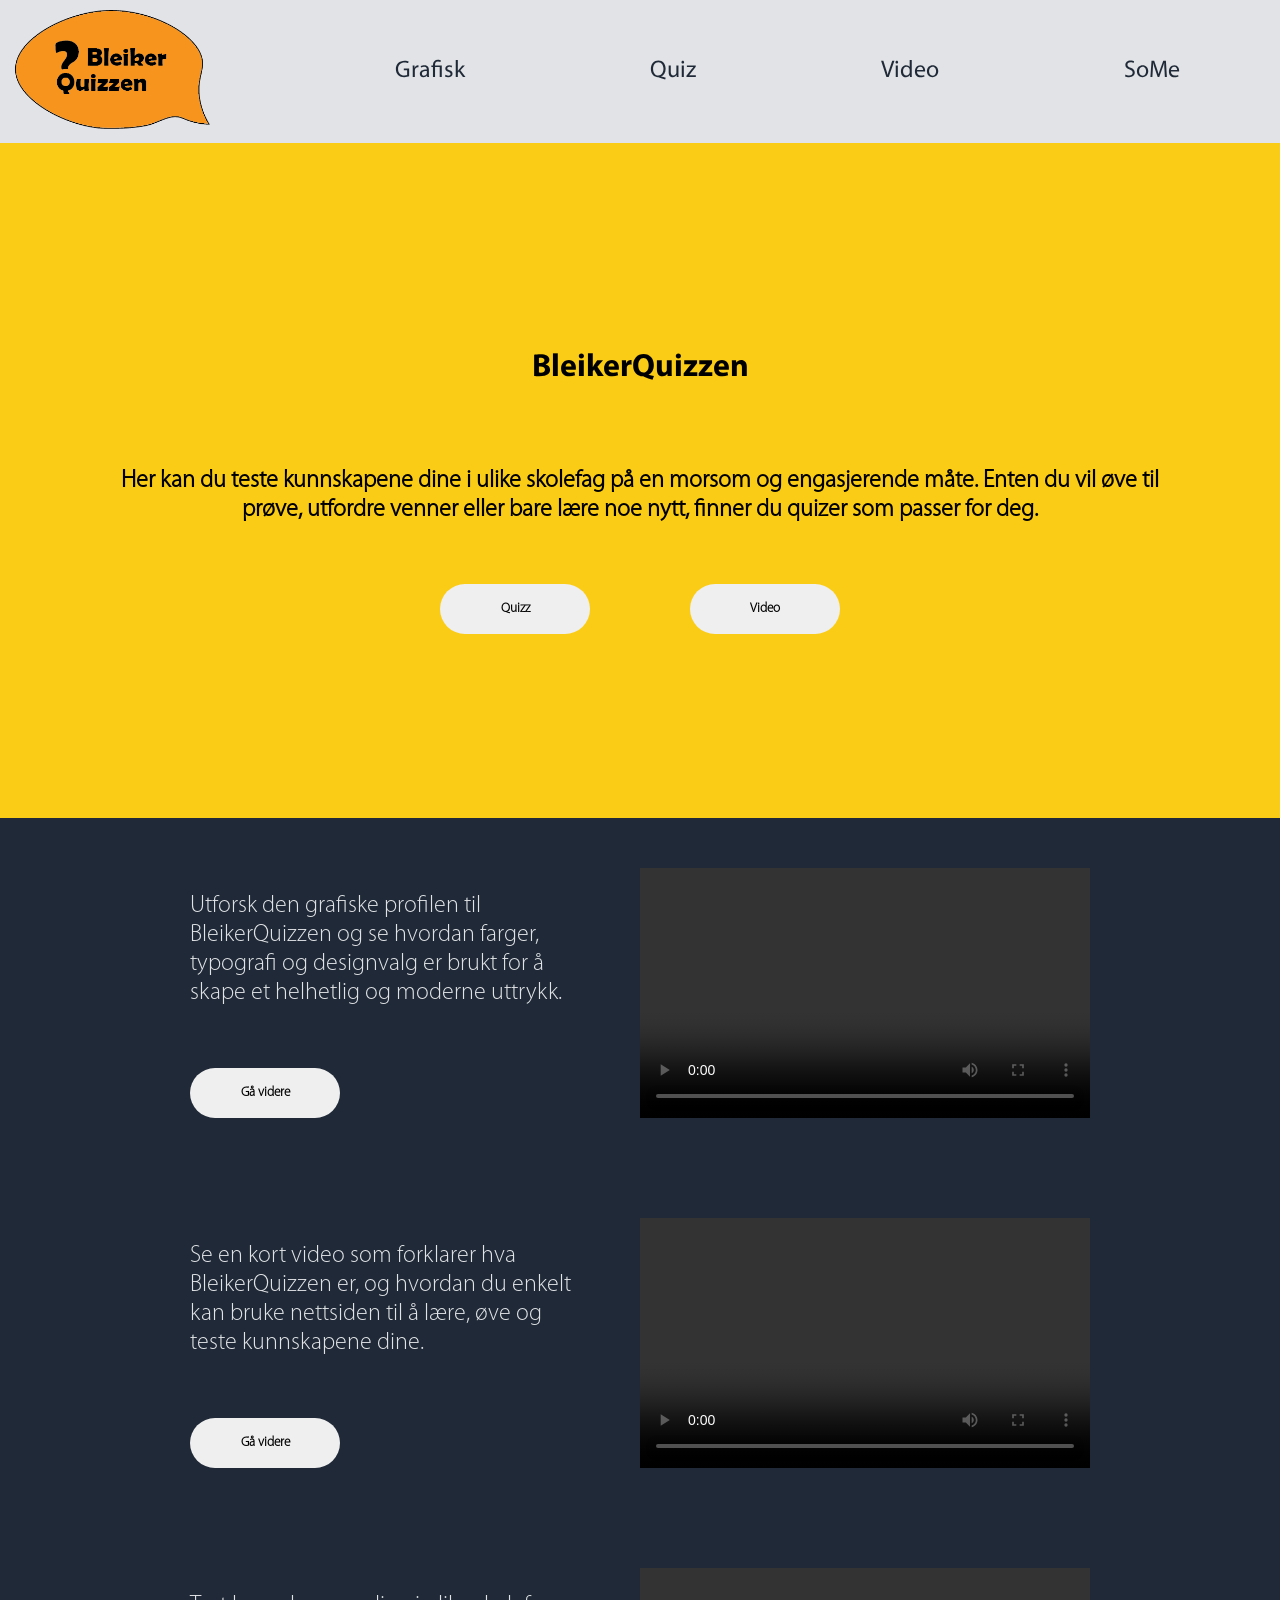
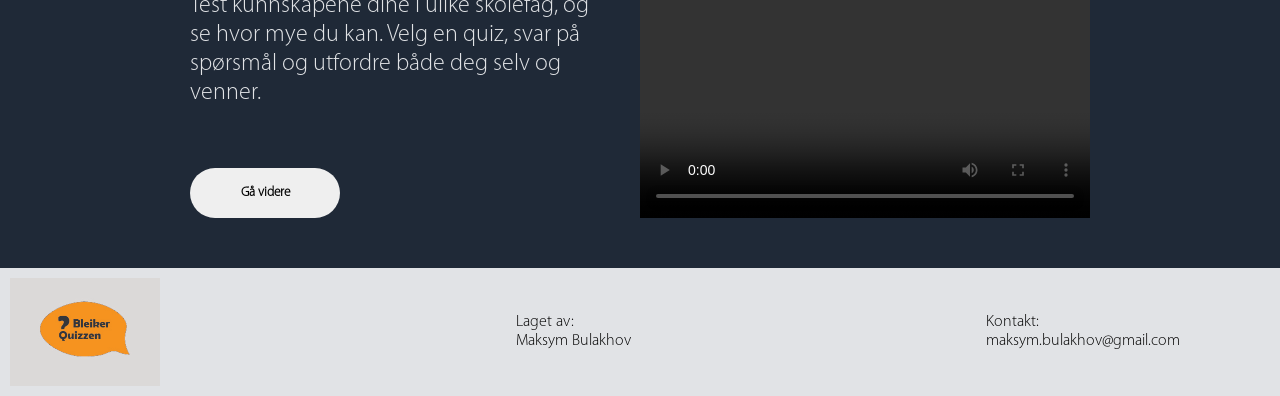
<file: index.html>
<!doctype html>
<html lang="en">
  <head>
    <meta charset="UTF-8" />
    <meta name="viewport" content="width=device-width, initial-scale=1.0" />
    <title>Home</title>
    <link rel="stylesheet" href="./css/main.css" />
    <link rel="shortcut icon" href="./img/Asset 1@4x.png" type="image/x-icon">
  </head>
  <body>
    <div class="nav">
      <a href="./index.html"
        ><img class="logo" src="./img/Asset 1@4x.png" alt=""
      /></a>
      <a href="./html/grafisk.html">
        <p>Grafisk</p>
      </a>
      <a href="./html/quiz.html">
        <p>Quiz</p>
      </a>
      <a href="./html/video.html">
        <p>Video</p>
      </a>
      <a href="./html/some.html">
        <p>SoMe</p>
      </a>
    </div>
    <div class="hero">
      <h1>BleikerQuizzen</h1>
      <p>
        Her kan du teste kunnskapene dine i ulike skolefag på en morsom og
        engasjerende måte. Enten du vil øve til prøve, utfordre venner eller
        bare lære noe nytt, finner du quizer som passer for deg.
      </p>
      <div class="buttons">
        <a href="./html/quiz.html"><button>Quizz</button></a>
        <a href="./html/video.html"><button>Video</button></a>
      </div>
    </div>
    <div class="main-text">
      <div class="content">
        <div class="text-button">
          <p>
            Utforsk den grafiske profilen til BleikerQuizzen og se hvordan
            farger, typografi og designvalg er brukt for å skape et helhetlig og
            moderne uttrykk.
          </p>
          <a href="./html/grafisk.html"><button>Gå videre</button></a>
        </div>
        <video width="600" controls>
          <source
            src="https://www.w3schools.com/html/mov_bbb.mp4"
            type="video/mp4"
          />
          Feil
        </video>
      </div>
      <div class="content">
        <div class="text-button">
          <p>
            Se en kort video som forklarer hva BleikerQuizzen er, og hvordan du
            enkelt kan bruke nettsiden til å lære, øve og teste kunnskapene
            dine.
          </p>
          <a href="./html/video.html"><button>Gå videre</button></a>
        </div>
        <video width="600" controls>
          <source
            src="https://www.w3schools.com/html/mov_bbb.mp4"
            type="video/mp4"
          />
          Feil
        </video>
      </div>
      <div class="content">
        <div class="text-button">
          <p>
            Test kunnskapene dine i ulike skolefag, og se hvor mye du kan. Velg
            en quiz, svar på spørsmål og utfordre både deg selv og venner.
          </p>
          <a href="./html/quiz.html"><button>Gå videre</button></a>
        </div>
        <video width="600" controls>
          <source
            src="https://www.w3schools.com/html/mov_bbb.mp4"
            type="video/mp4"
          />
          Feil
        </video>
      </div>
    </div>
    <footer>
      <img src="./img/test0.jpg" alt="" />
      <p>Laget av: <br />Maksym Bulakhov</p>
      <p>Kontakt: <br />maksym.bulakhov@gmail.com</p>
    </footer>
  </body>
</html>
</file>
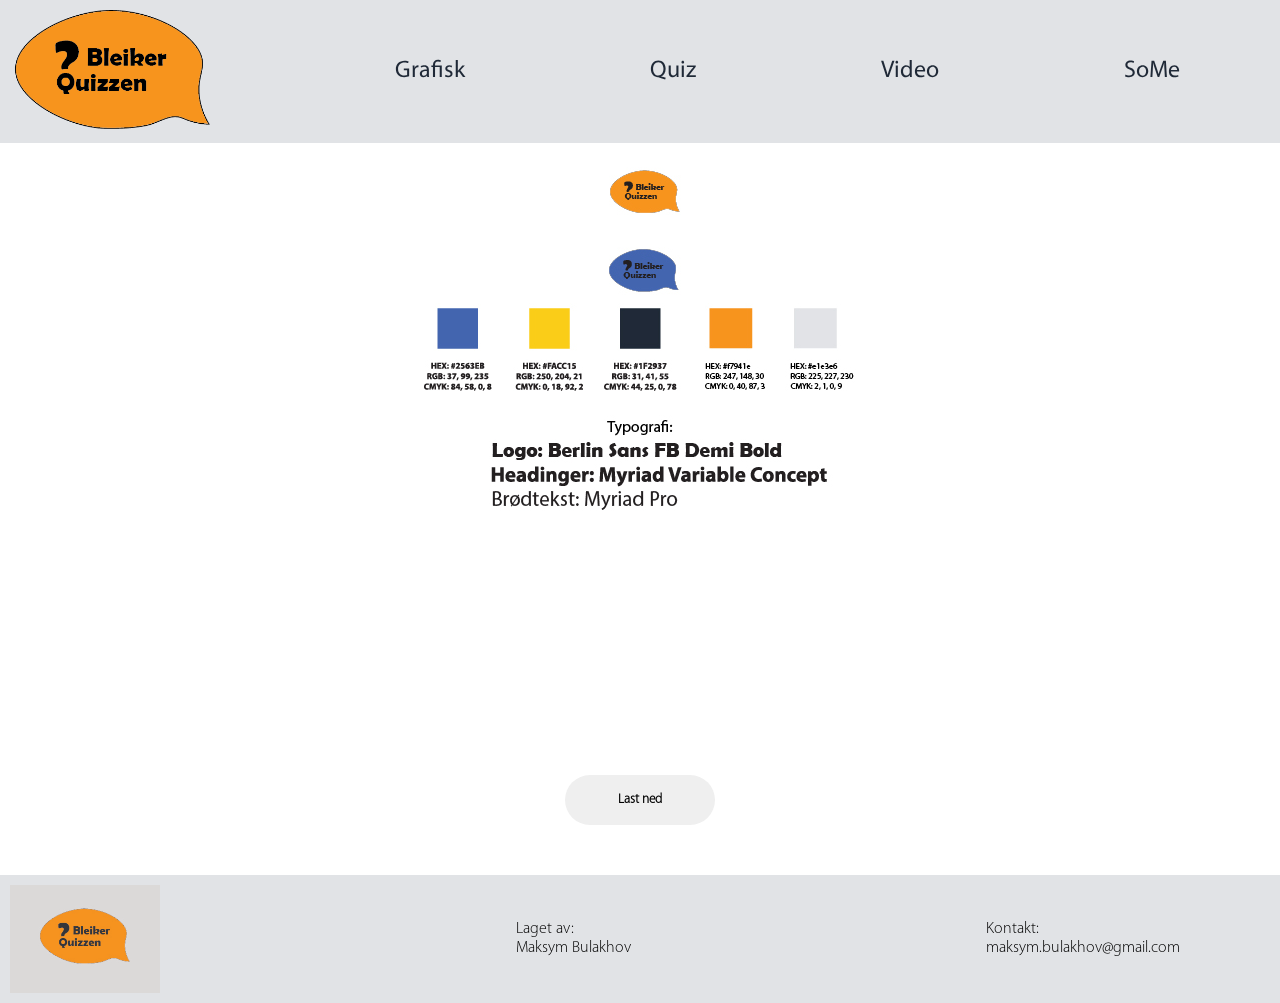
<file: html/grafisk.html>
<!doctype html>
<html lang="en">
  <head>
    <meta charset="UTF-8" />
    <meta name="viewport" content="width=device-width, initial-scale=1.0" />
    <title>Grafisk profil</title>
    <link rel="stylesheet" href="../css/main.css" />
  </head>
  <body>
    <div class="nav">
      <a href="../index.html"
        ><img class="logo" src="../img/Asset 1@4x.png" alt=""
      /></a>
      <a href="./grafisk.html">
        <p>Grafisk</p>
      </a>
      <a href="./quiz.html">
        <p>Quiz</p>
      </a>
      <a href="./video.html">
        <p>Video</p>
      </a>
      <a href="./some.html">
        <p>SoMe</p>
      </a>
    </div>
    <div class="images">
        <img src="../img/Asset 4@0.75x-100.jpg" alt="">
    </div>
    <div class="download-box">
        <a href="../pdf/grafiskProfil2.pdf" download>
            <button>Last ned</button>
        </a>
    </div>
    <footer>
      <img src="../img/test0.jpg" alt="" />
      <a href=""
        ><p>Laget av: <br />Maksym Bulakhov</p></a
      >
      <a href=""
        ><p>Kontakt: <br />maksym.bulakhov@gmail.com</p></a
      >
    </footer>
  </body>
</html>
</file>
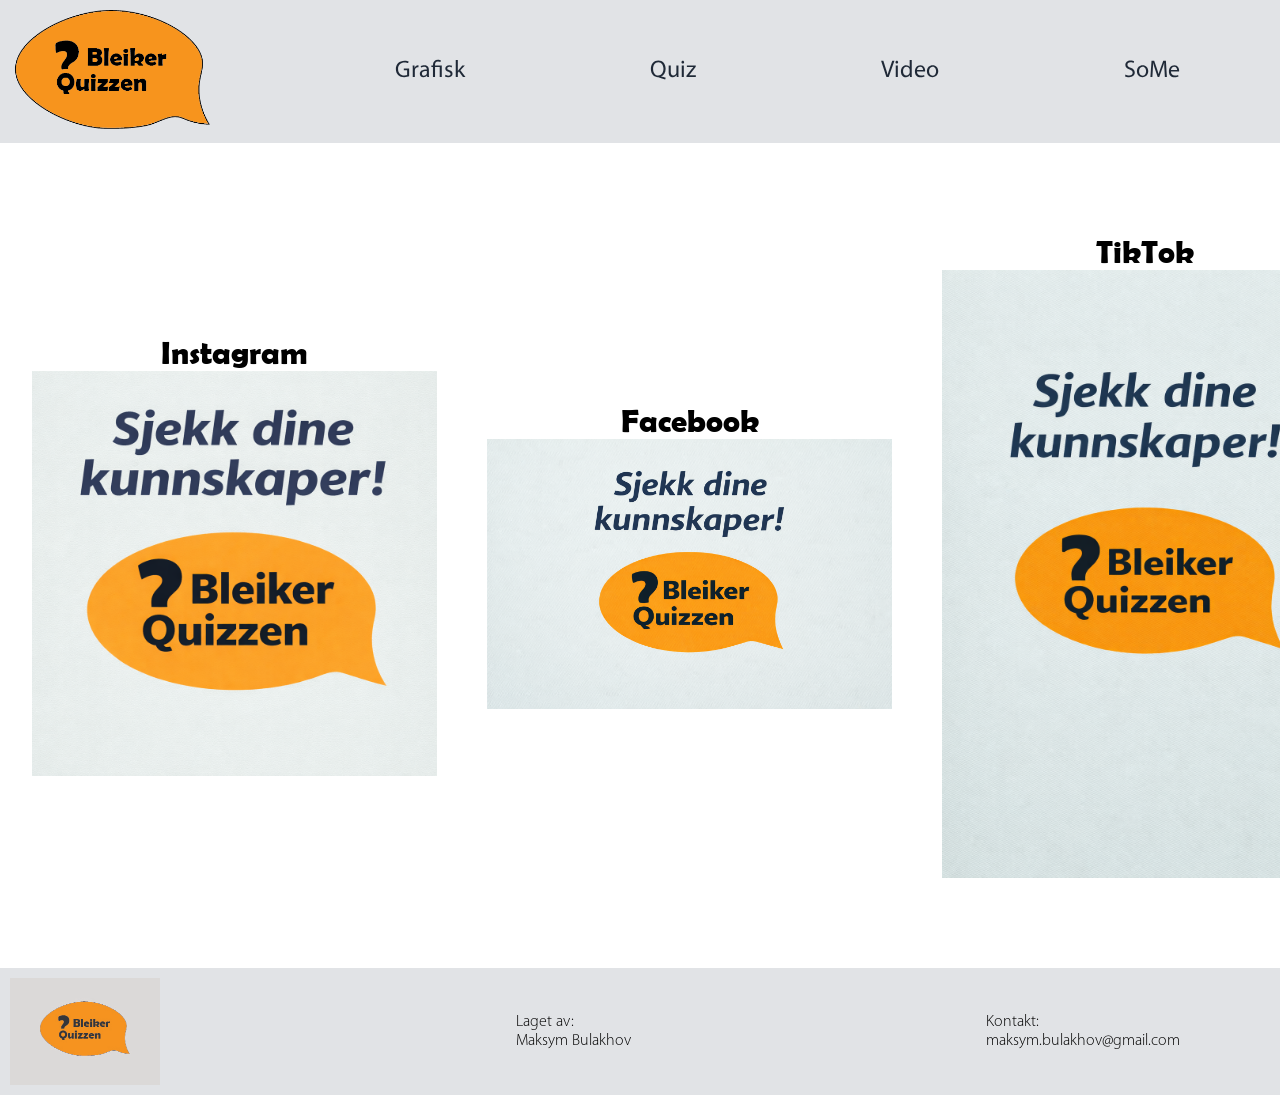
<file: html/some.html>
<!doctype html>
<html lang="en">
  <head>
    <meta charset="UTF-8" />
    <meta name="viewport" content="width=device-width, initial-scale=1.0" />
    <title>SoMe</title>
    <link rel="stylesheet" href="../css/main.css" />
  </head>
  <body>
    <div class="nav">
      <a href="../index.html"
        ><img class="logo" src="../img/Asset 1@4x.png" alt=""
      /></a>
      <a href="./grafisk.html">
        <p>Grafisk</p>
      </a>
      <a href="./quiz.html">
        <p>Quiz</p>
      </a>
      <a href="./video.html">
        <p>Video</p>
      </a>
      <a href="./some.html">
        <p>SoMe</p>
      </a>
    </div>

<div class="main-section">
    <div class="inst">Instagram
        <img src="../img/SoMeInst.png" alt="">
    </div>
    <div class="face">Facebook
        <img src="../img/SoMeFace.png" alt="">
    </div>
    <div class="tik">TikTok
        <img src="../img/SoMeTik.png" alt="">
    </div>
</div>

    <footer>
      <img src="../img/test0.jpg" alt="" />
      <p>Laget av: <br />Maksym Bulakhov</p>
      <p>Kontakt: <br />maksym.bulakhov@gmail.com</p>
    </footer>
  </body>
</html>
</file>
<file: css/main.css>
body {
  margin: 0;
}

.nav {
  display: flex;
  align-items: center;
  justify-content: space-between;
  background-color: #e1e3e6;
  padding: 10px;
  padding-right: 100px;
}

.logo {
  width: 200px;
}

a {
  text-decoration: none;
  color: inherit;
}

.nav > a > p {
  font-family: "head", sans-serif;
  font-size: 1.5rem;
}

@font-face {
  font-family: "logo";
  src: url("../fonts/Berlin\ Sans\ FB\ Demi\ Bold.ttf") format("truetype");
}

@font-face {
  font-family: "head";
  src: url("../fonts/Myriad\ Variable\ Concept.ttf") format("truetype");
}

@font-face {
  font-family: "text";
  src: url("../fonts/MyriadPro-Light.otf") format("truetype");
}

.hero {
  display: flex;
  flex-direction: column;
  align-items: center;
  justify-content: center;
  text-align: center;
  background-color: #facc15;
  height: 75vh;
  gap: 35px;
}

h1 {
  font-family: "head", sans-serif;
}

p {
  font-family: "text", sans-serif;
}

button {
  border-style: none;
  width: 150px;
  height: 50px;
  font-family: "text", sans-serif;
  border-radius: 100px;
  font-weight: bold;
}

.buttons {
  display: flex;
  justify-content: center;
  align-items: center;
  flex-direction: row;
  gap: 100px;
}

.nav a {
  color: #1f2937;
  transition: color 0.3s ease;
}

.nav a:hover {
  color: #2563eb;
}

.main-text {
  display: flex;
  flex-direction: column;
  justify-content: center;
  align-items: center;
  background-color: #1f2937;
}

.text-button > p {
  color: #e1e3e6;
  font-size: 1.5rem;
}

footer {
  display: flex;
  flex-direction: row;
  align-items: center;
  justify-content: space-between;
  background-color: #e1e3e6;
  padding: 10px;
  padding-right: 100px;
}

footer > img {
  width: 150px;
}

.hero > p {
  font-size: 1.5rem;
  font-weight: bold;
  padding-inline: 100px;
}

.text-button {
  display: flex;
  flex-direction: column;
}

.text-button > button {
  margin-left: auto;
  margin-right: 50px;
}

.content {
  display: flex;
  justify-content: center;
  align-items: stretch;
  padding: 50px;
  gap: 50px;
}

.text-button {
  display: flex;
  flex-direction: column;
  justify-content: space-between;
  max-width: 400px;
}

video {
  width: 450px;
  height: 250px;
  object-fit: cover;
}

.images {
  display: flex;
  /* align-items: center; */
  justify-content: center;
  /* padding-block: 50px; */
}

.download-box {
  display: flex;
  align-items: center;
  justify-content: center;
  padding-bottom: 50px;
}

.quiz-container {
  max-width: 700px;
  margin: 50px auto;
  background: white;
  padding: 30px;
  border-radius: 15px;
  text-align: center;
  box-shadow: 0 0 15px rgba(0, 0, 0, 0.1);
  height: 100vh;
}

#answers button {
  width: 100%;
  margin: 10px 0;
  padding: 12px;
  border-radius: 10px;
  background: #2563eb;
  color: white;
  font-size: 16px;
  cursor: pointer;
}

#answers button:hover {
  /* background: #2563eb; */
  background: #1e40af;
}

.correct {
  background: #16a34a !important;
}

.wrong {
  background: #dc2626 !important;
}

#nextBtn {
  margin-top: 15px;
  background: #facc15;
}

.hidden {
  display: none;
}

#feedback {
  font-size: 18px;
  font-weight: bold;
  margin-top: 10px;
}

input {
  padding: 10px;
  width: 60%;
  margin-bottom: 15px;
  border-radius: 8px;
  border: 1px solid #ccc;
}

.video-container>video {
  width: 100%;
  margin-bottom: 15px;
  border-radius: 10px;
}

.video-content>video {
    width: 150vh;
    height: 75vh;
}

.main-section {
    display: flex;
    align-items: center;
    justify-content: space-between;
    flex-direction: row;
    padding-left: 2rem;
    padding-right: 2rem;
    padding-block: 10vh;
    gap: 50px;
}

.inst {
    display: flex;
    flex-direction: column;
    align-items: center;
    justify-content: center;
    font-family: "logo", sans-serif;
    font-size: 2rem;
}

.inst>img {
    width: 45vh;
}

.face {
    display: flex;
    flex-direction: column;
    align-items: center;
    justify-content: center;
    font-family: "logo", sans-serif;
    font-size: 2rem;
}

.face>img {
    width: 45vh;
}

.tik {
    display: flex;
    flex-direction: column;
    align-items: center;
    justify-content: center;
    font-family: "logo", sans-serif;
    font-size: 2rem;
}

.tik>img {
    width: 45vh;
}
</file>
